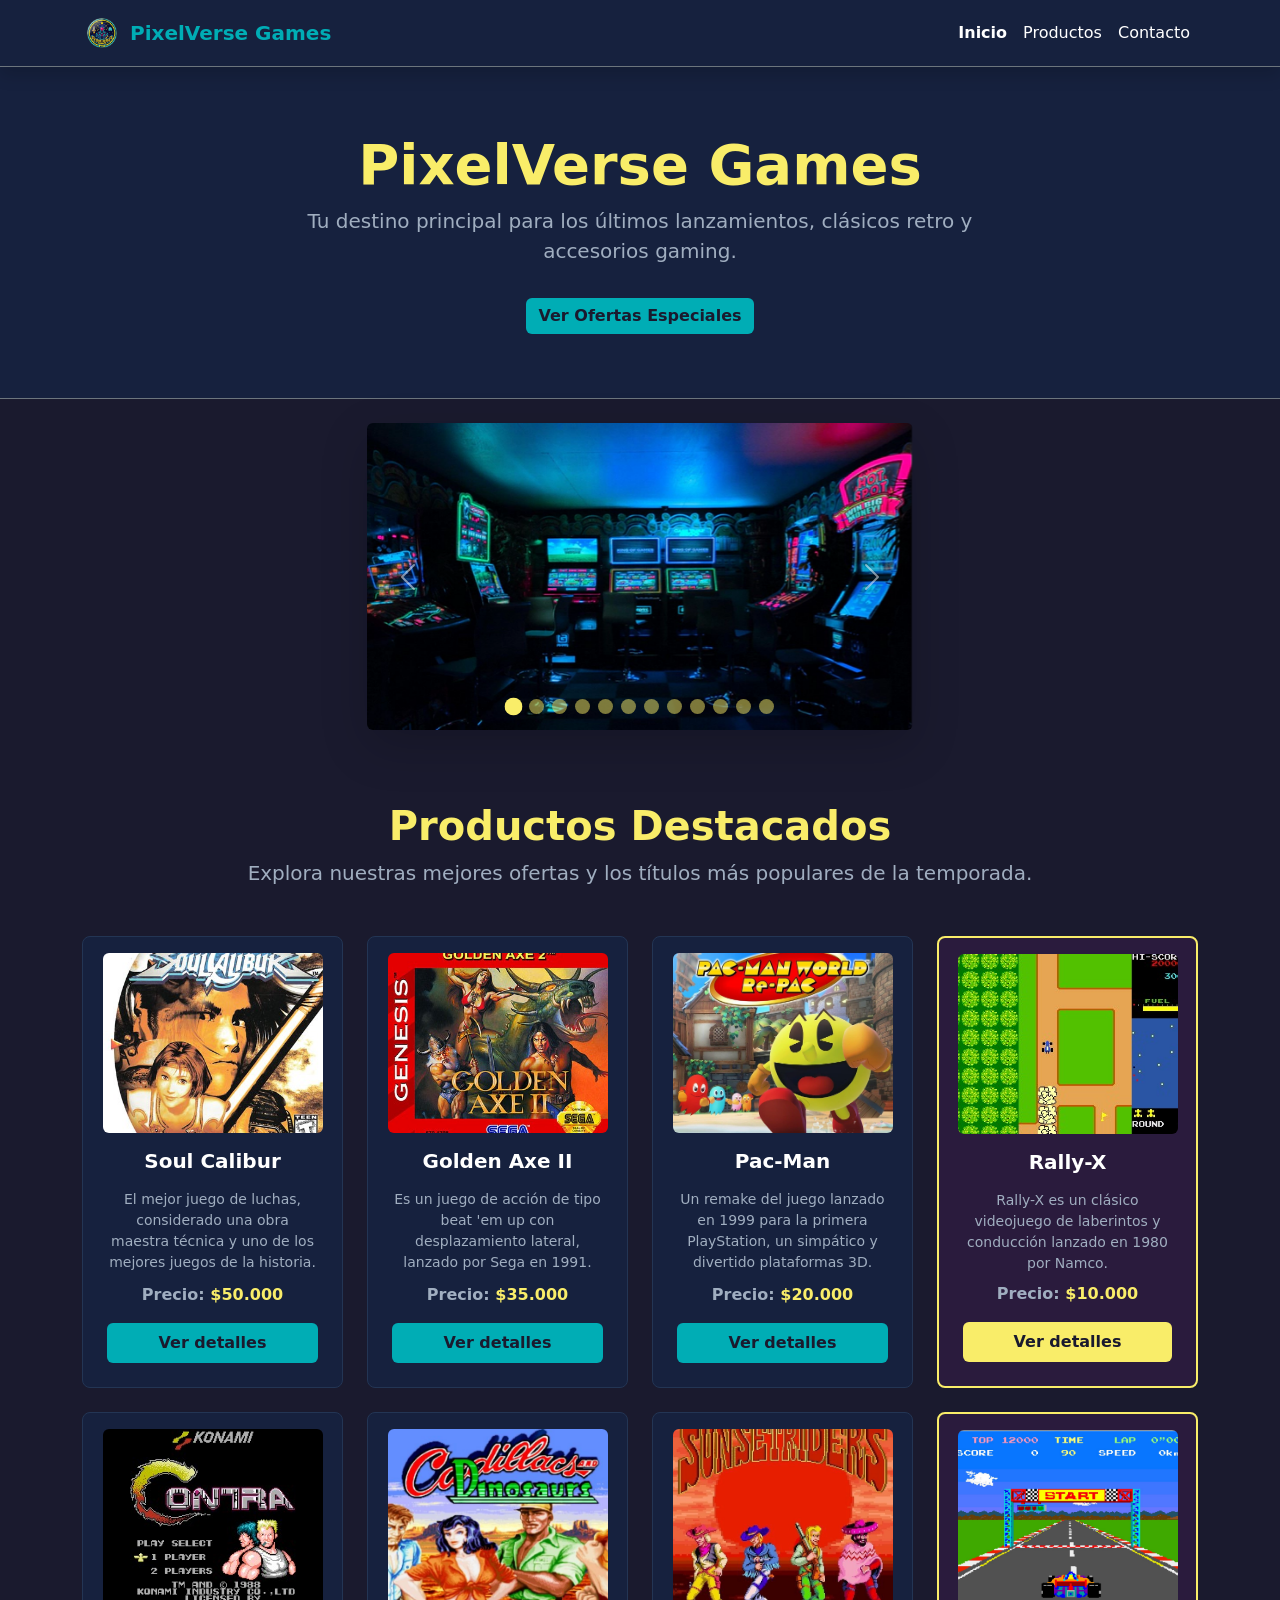
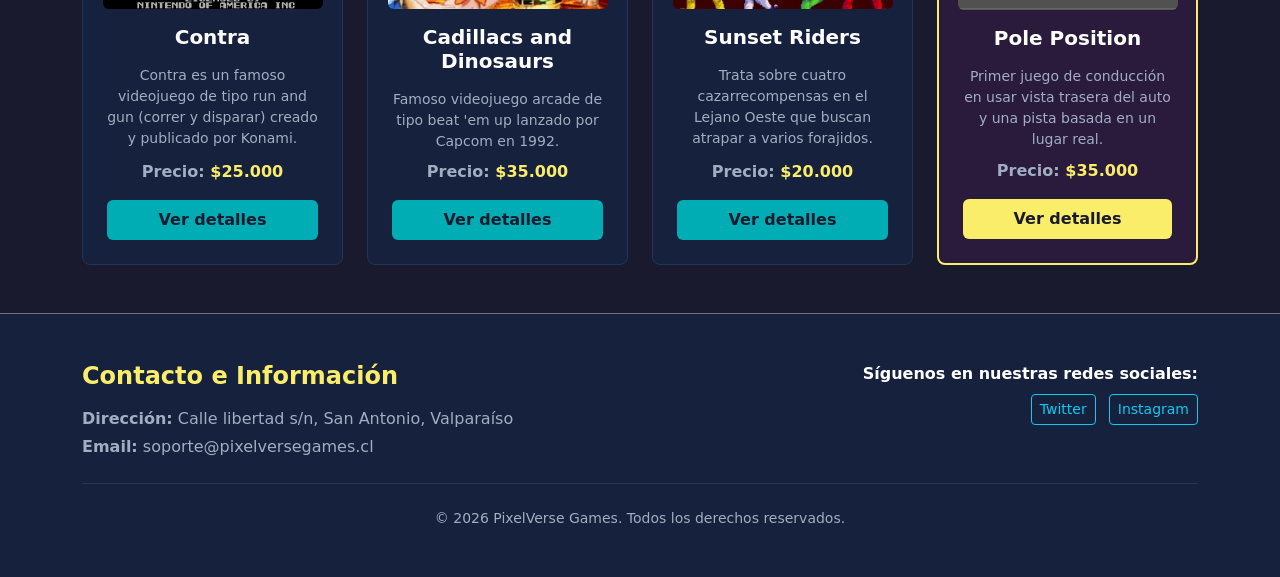
<file: index.html>
<!DOCTYPE html>
<html lang="es-CL">
<head>
  <meta charset="UTF-8">
  <meta name="viewport" content="width=device-width, initial-scale=1.0">
  <title>PixelVerse Games - Tu Tienda de Videojuegos</title>
  <!-- estilo bootstrap -->
  <link rel="stylesheet" href="css/bootstrap.min.css">
  <!-- estilo personal -->
  <link rel="stylesheet" href="css/style.css">
  <style>
    /* cambia las lineas por circulos amarillos */
    .carousel-indicators [data-bs-target] {
      width: 15px !important;
      height: 15px !important;
      border-radius: 50% !important;
      background-color: var(--texto-amarillo) !important;
      border: none !important;
      opacity: 0.5; /* opaca los botones inactivos */
      margin: 0 4px; /* espacio entre los circulos */
    }

    /* circulo activo */
    .carousel-indicators .active {
      opacity: 1 !important;
      transform: scale(1.2); /* agranda el circulo cuando esta activo */
    }
  </style>
</head>
<body>

  <!-- encabezado y barra de navegacion -->
  <header id="inicio">
    <nav class="navbar navbar-expand-lg navbar-dark bg-custom-card sticky-top shadow border-bottom border-secondary">
      <div class="container">
        <a class="navbar-brand d-flex align-items-center gap-2" href="#inicio">
          <img src="images/logo.png" alt="Logotipo de PixelVerse Games" style="height: 40px; width: auto;">
          <span class="fw-bold text-custom-cyan">PixelVerse Games</span>
        </a>

        <button class="navbar-toggler" type="button" data-bs-toggle="collapse" data-bs-target="#menuNavegacion" aria-controls="menuNavegacion" aria-expanded="false" aria-label="Toggle navigation">
          <span class="navbar-toggler-icon"></span>
        </button>

        <div class="collapse navbar-collapse" id="menuNavegacion">
          <ul class="navbar-nav ms-auto mb-2 mb-lg-0">
            <li class="nav-item">
              <a class="nav-link active text-custom-yellow fw-bold" aria-current="page" href="#inicio" id="menu_inicio">Inicio</a>
            </li>
            <li class="nav-item">
              <a class="nav-link text-white" href="#productos" id="menu_productos">Productos</a>
            </li>
            <li class="nav-item">
              <a class="nav-link text-white" href="#contacto" id="menu_contacto">Contacto</a>
            </li>
          </ul>
        </div>
      </div>
    </nav>

    <!-- presentacion de la tienda -->
    <section class="text-center py-5 border-bottom border-secondary bg-custom-card">
      <div class="container py-3">
        <h1 class="display-4 fw-bold text-custom-yellow">PixelVerse Games</h1>
        <p class="lead col-lg-8 mx-auto" id="lead_info" style="color: var(--texto-secundario);">
          Tu destino principal para los últimos lanzamientos, clásicos retro y accesorios gaming.
        </p>
        <a type="button" class="btn btn-custom-cyan mt-3" href="#" id="boton_ofertas">Ver Ofertas Especiales</a>
      </div>
    </section>
  </header>

  <main>
    <!-- carrusel -->
    <section class="py-4">
      <div class="container">
        <div class="row justify-content-center">
          <div class="col-12 col-md-6">
            <!-- atributo global del intervalo -->
            <div id="carruselJuegos" class="carousel slide shadow-lg rounded overflow-hidden" data-bs-ride="carousel" data-bs-interval="3000">
              
              <div class="carousel-indicators">
                <button type="button" data-bs-target="#carruselJuegos" data-bs-slide-to="0" class="active" aria-current="true" aria-label="Slide 1"></button>
                <button type="button" data-bs-target="#carruselJuegos" data-bs-slide-to="1" aria-label="Slide 2"></button>
                <button type="button" data-bs-target="#carruselJuegos" data-bs-slide-to="2" aria-label="Slide 3"></button>
                <button type="button" data-bs-target="#carruselJuegos" data-bs-slide-to="3" aria-label="Slide 4"></button>
                <button type="button" data-bs-target="#carruselJuegos" data-bs-slide-to="4" aria-label="Slide 5"></button>
                <button type="button" data-bs-target="#carruselJuegos" data-bs-slide-to="5" aria-label="Slide 6"></button>
                <button type="button" data-bs-target="#carruselJuegos" data-bs-slide-to="6" aria-label="Slide 7"></button>
                <button type="button" data-bs-target="#carruselJuegos" data-bs-slide-to="7" aria-label="Slide 8"></button>
                <button type="button" data-bs-target="#carruselJuegos" data-bs-slide-to="8" aria-label="Slide 9"></button>
                <button type="button" data-bs-target="#carruselJuegos" data-bs-slide-to="9" aria-label="Slide 10"></button>
                <button type="button" data-bs-target="#carruselJuegos" data-bs-slide-to="10" aria-label="Slide 11"></button>
                <button type="button" data-bs-target="#carruselJuegos" data-bs-slide-to="11" aria-label="Slide 12"></button>
              </div>

              <div class="carousel-inner">
                <div class="carousel-item text-center active">
                  <img src="images/img01.webp" class="d-block w-100 object-fit-cover" style="max-height: 350px;" alt="Imagen 1">
                </div>
                <div class="carousel-item text-center">
                  <img src="images/img02.webp" class="d-block w-100 object-fit-cover" style="max-height: 350px;" alt="Imagen 2">
                </div>
                <div class="carousel-item text-center">
                  <img src="images/img03.webp" class="d-block w-100 object-fit-cover" style="max-height: 350px;" alt="Imagen 3">
                </div>
                <div class="carousel-item text-center">
                  <img src="images/img04.webp" class="d-block w-100 object-fit-cover" style="max-height: 350px;" alt="Imagen 4">
                </div>
                <div class="carousel-item text-center">
                  <img src="images/img05.webp" class="d-block w-100 object-fit-cover" style="max-height: 350px;" alt="Imagen 5">
                </div>
                <div class="carousel-item text-center">
                  <img src="images/img06.webp" class="d-block w-100 object-fit-cover" style="max-height: 350px;" alt="Imagen 6">
                </div>
                <div class="carousel-item text-center">
                  <img src="images/img07.webp" class="d-block w-100 object-fit-cover" style="max-height: 350px;" alt="Imagen 7">
                </div>
                <div class="carousel-item text-center">
                  <img src="images/img08.webp" class="d-block w-100 object-fit-cover" style="max-height: 350px;" alt="Imagen 8">
                </div>
                <div class="carousel-item text-center">
                  <img src="images/img09.webp" class="d-block w-100 object-fit-cover" style="max-height: 350px;" alt="Imagen 9">
                </div>
                <div class="carousel-item text-center">
                  <img src="images/img10.webp" class="d-block w-100 object-fit-cover" style="max-height: 350px;" alt="Imagen 10">
                </div>
                <div class="carousel-item text-center">
                  <img src="images/img11.webp" class="d-block w-100 object-fit-cover" style="max-height: 350px;" alt="Imagen 11">
                </div>
                <div class="carousel-item text-center">
                  <img src="images/img12.webp" class="d-block w-100 object-fit-cover" style="max-height: 350px;" alt="Imagen 12">
                </div>
              </div>

              <button class="carousel-control-prev" type="button" data-bs-target="#carruselJuegos" data-bs-slide="prev">
                <span class="carousel-control-prev-icon" aria-hidden="true"></span>
                <span class="visually-hidden">Anterior</span>
              </button>
              <button class="carousel-control-next" type="button" data-bs-target="#carruselJuegos" data-bs-slide="next">
                <span class="carousel-control-next-icon" aria-hidden="true"></span>
                <span class="visually-hidden">Siguiente</span>
              </button>
            </div>
          </div>
        </div>
      </div>
    </section>

    <!-- productos cargados dincmicamente desde data/juegos.json -->
    <section id="productos" class="py-5">
      <div class="container">
        <div class="text-center mb-5">
          <h2 class="fw-bold text-custom-yellow display-6">Productos Destacados</h2>
          <p class="lead" style="color: var(--texto-secundario);">Explora nuestras mejores ofertas y los títulos más populares de la temporada.</p>
        </div>

        <div class="row row-cols-1 row-cols-sm-2 row-cols-md-3 row-cols-lg-4 g-4" id="contenedor-productos">
          <!-- las tarjetas de juegos se inyectan desde scripts.js -->
        </div>
      </div>
    </section>
  </main>

  <!-- footer -->
  <footer class="bg-custom-card text-white py-5 border-top border-secondary">
    <div class="container">
      <section id="contacto" class="text-center text-md-start">
        <div class="row gy-4">
          <div class="col-md-6">
            <h2 class="h4 fw-bold text-custom-yellow mb-3">Contacto e Información</h2>
            <p class="mb-1" style="color: var(--texto-secundario);"><strong>Dirección:</strong> Calle libertad s/n, San Antonio, Valparaíso</p>
            <p class="mb-0" style="color: var(--texto-secundario);"><strong>Email:</strong> soporte@pixelversegames.cl</p>
          </div>

          <div class="col-md-6 text-md-end">
            <p class="fw-bold mb-2">Síguenos en nuestras redes sociales:</p>
            <ul class="list-inline mb-0">
              <li class="list-inline-item"><a href="https://twitter.com" target="_blank" rel="noopener" class="btn btn-outline-info btn-sm">Twitter</a></li>
              <li class="list-inline-item"><a href="https://instagram.com" target="_blank" rel="noopener" class="btn btn-outline-info btn-sm">Instagram</a></li>
            </ul>
          </div>
        </div>

        <hr class="my-4 border-secondary">

        <div class="text-center">
          <p class="small mb-0" style="color: var(--texto-secundario);">&copy; 2026 PixelVerse Games. Todos los derechos reservados.</p>
        </div>
      </section>
    </div>
  </footer>

  <script src="js/bootstrap.bundle.min.js"></script>
  <!-- script principal del proyecto -->
  <script src="js/scripts.js"></script>
</body>
</html>
</file>
<file: css/style.css>
:root {
  --bg-principal: #1A1A2E;
  --bg-tarjeta: #16213E;
  --acento-rojo: #E94560;
  --acento-cian: #00ADB5;
  --texto-amarillo: #F9ED69;
  --texto-secundario: #A0AEC0;
}

body {
  background-color: var(--bg-principal);
  color: #ffffff;
}

/* Colores personalizados del tema */
.bg-custom-card { background-color: var(--bg-tarjeta); }
.text-custom-yellow { color: var(--texto-amarillo); }
.text-custom-cyan { color: var(--acento-cian); }
.btn-custom-cyan {
  background-color: var(--acento-cian);
  color: var(--bg-principal);
  font-weight: bold;
  border: none;
}
.btn-custom-cyan:hover {
  background-color: #00868c;
  color: #ffffff;
}

/* Efecto hover en las tarjetas */
.tarjeta {
  border: 1px solid #233554;
  transition: transform 0.3s ease, box-shadow 0.3s ease;
}
.tarjeta:hover {
  transform: translateY(-5px);
  box-shadow: 0 10px 20px rgba(0, 173, 181, 0.2);
}

/* Requerimiento NTH-CHILD(4N) para cada cuarta tarjeta */
#productos .row > .col:nth-child(4n) .tarjeta {
  background-color: #2a1b3d !important;
  border: 2px solid var(--texto-amarillo) !important;
}
#productos .row > .col:nth-child(4n) .tarjeta .btn-custom-cyan {
  background-color: var(--texto-amarillo) !important;
  color: var(--bg-principal) !important;
}
#productos .row > .col:nth-child(4n) .tarjeta .btn-custom-cyan:hover {
  background-color: #d4c747 !important;
}
</file>
